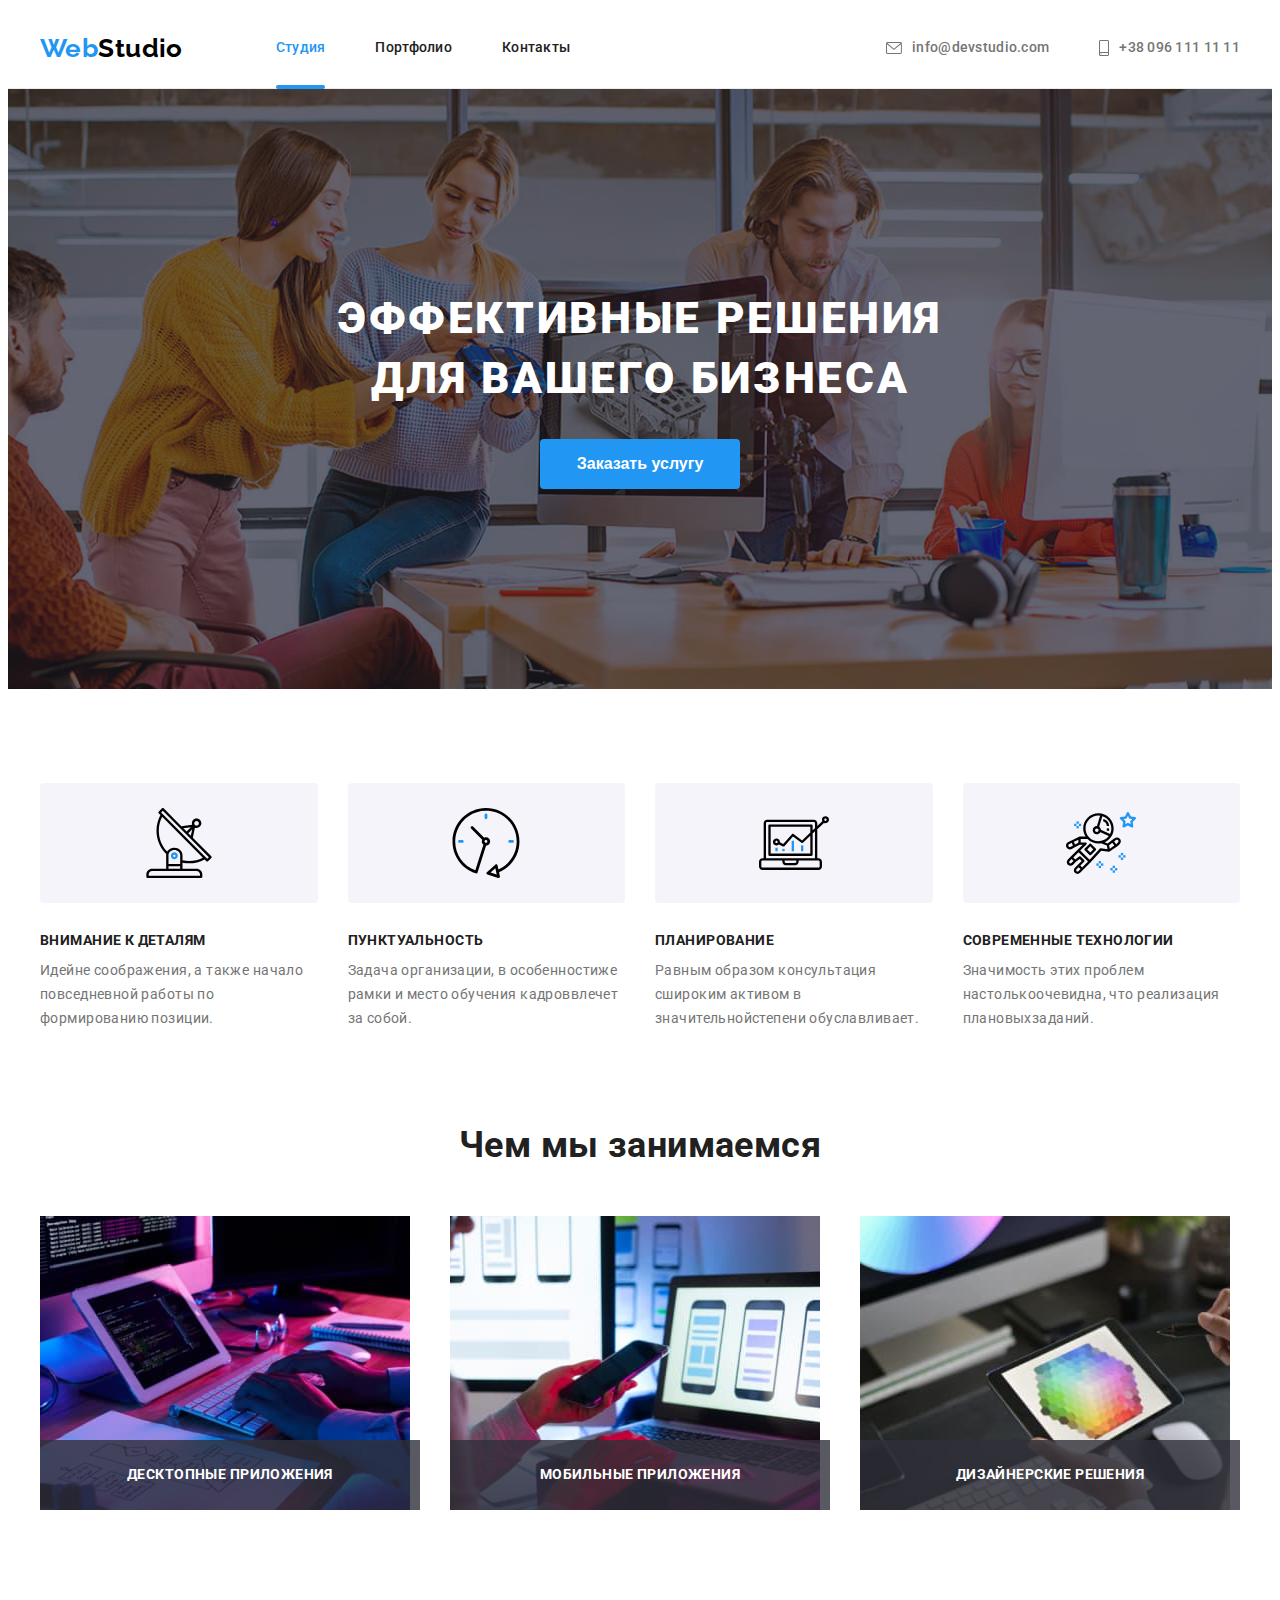
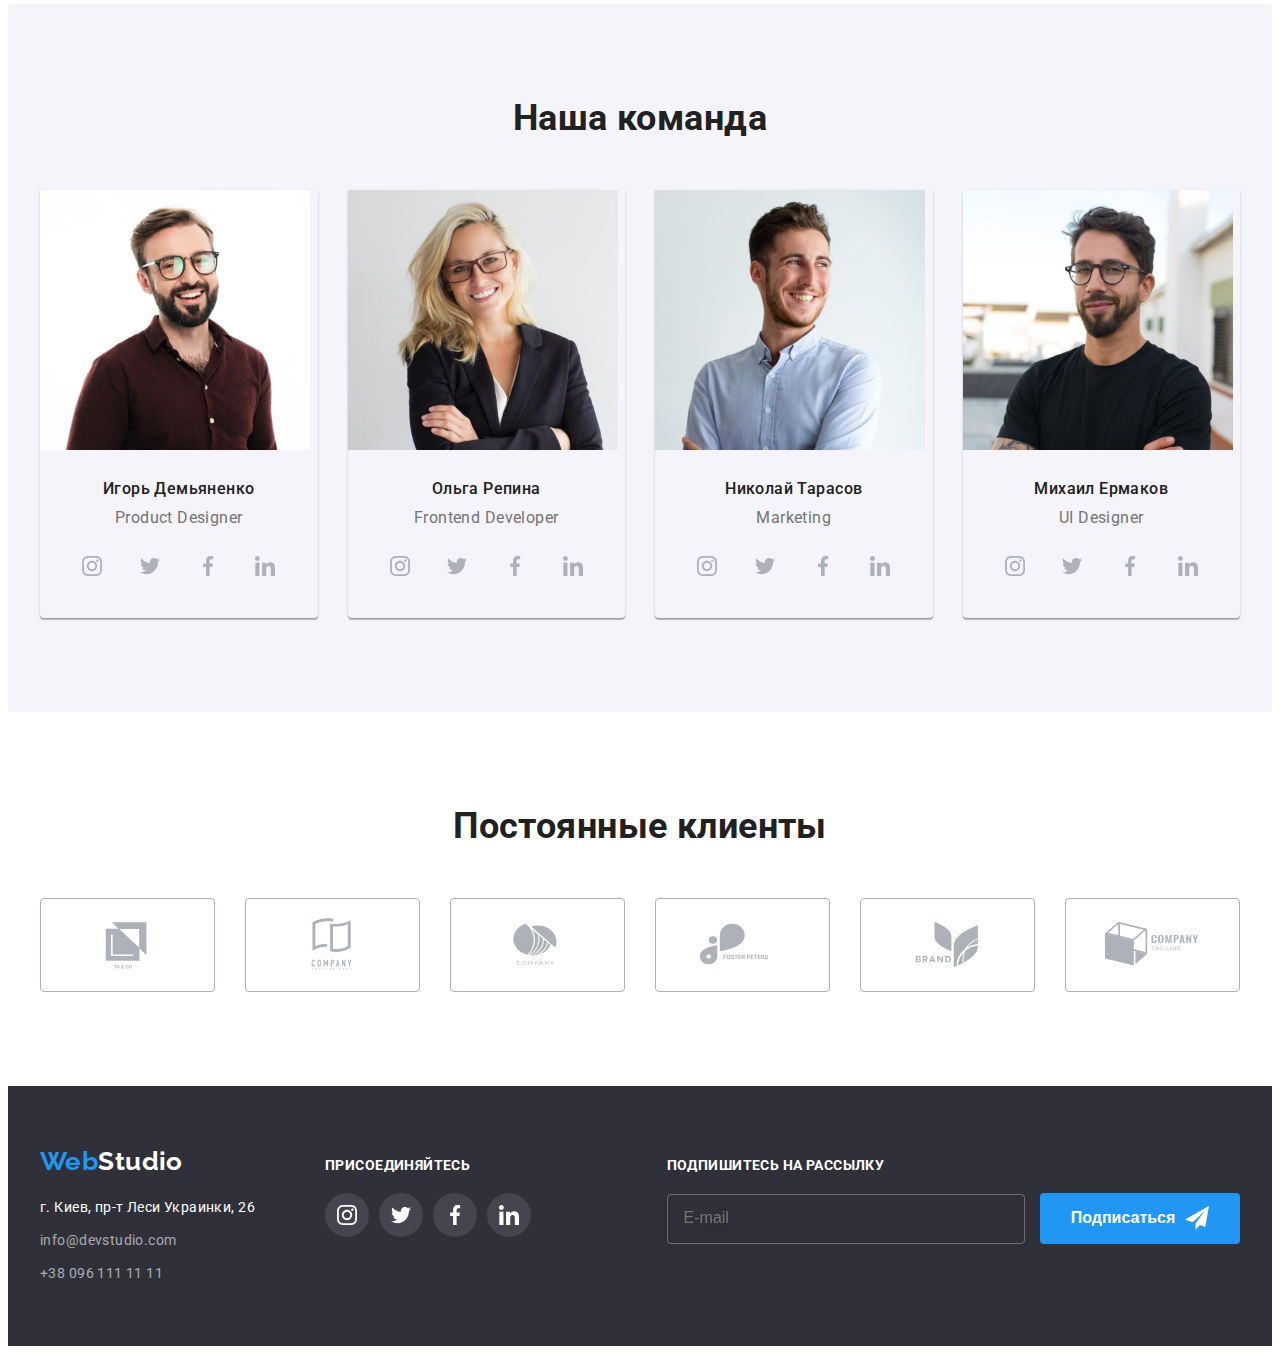
<file: index.html>
<!DOCTYPE html>
<html lang="ru">
  <head>
    <meta charset="UTF-8" />
    <meta http-equiv="X-UA-Compatible" content="IE=edge" />
    <meta name="viewport" content="width=device-width, initial-scale=1.0" />
    <title>WebStudio</title>
    <link rel="preconnect" href="https://fonts.googleapis.com" />
    <link rel="preconnect" href="https://fonts.gstatic.com" crossorigin />
    <link
      href="https://fonts.googleapis.com/css2?family=Raleway:wght@700&family=Roboto:wght@400;500;700;900&display=swap"
      rel="stylesheet"
    />
    <link
      rel="stylesheet"
      href="https://cdnjs.cloudflare.com/ajax/libs/modern-normalize/1.1.0/modern-normalize.min.css"
      integrity="sha512-wpPYUAdjBVSE4KJnH1VR1HeZfpl1ub8YT/NKx4PuQ5NmX2tKuGu6U/JRp5y+Y8XG2tV+wKQpNHVUX03MfMFn9Q=="
      crossorigin="anonymous"
      referrerpolicy="no-referrer"
    />
    <link rel="stylesheet" href="./styles/main.css" />
  </head>
  <body>
    <header class="header">
      <div class="header-container container">
        <a class="link logo" href="" lang="en">Web<span class="logo-black">Studio</span></a>
        <nav class="main-nav">
          <ul class="nav-list list">
            <li class="nav-list-item">
              <a class="active-link header-link link" href="./index.html">Студия</a>
            </li>
            <li class="nav-list-item">
              <a class="header-link link" href="./portfolio.html">Портфолио</a>
            </li>
            <li class="nav-list-item"><a class="header-link link" href="">Контакты</a></li>
          </ul>
        </nav>
        <ul class="header-address-list list">
          <li class="header-address-item">
            <a class="header-link link" lang="en" href="mailto:info@devstudio.com">
              <svg class="header-address-icon" width="16" height="12">
                <use href="./images/sprite.svg#icon-envelope"></use>
              </svg>
              info@devstudio.com</a
            >
          </li>
          <li class="header-address-item">
            <a class="header-link link" href="tel:+380961111111">
              <svg class="header-address-icon" width="10" height="16">
                <use href="./images/sprite.svg#icon-smartphone"></use>
              </svg>
              +38 096 111 11 11</a
            >
          </li>
        </ul>
      </div>
    </header>
    <main>
      <section class="hero">
        <div class="container">
          <h1 class="main-title">Эффективные решения для вашего бизнеса</h1>
          <button data-modal-open class="main-button" type="button">Заказать услугу</button>
          <div data-modal class="back-drop is-hidden">
            <div class="modal">
              <p class="modal-title">Оставьте свои данные, мы вам перезвоним</p>
              <button class="modal-close-btn" data-modal-close type="button">
                <svg class="modal-close-svg" height="18px" width="18px">
                  <use href="./images/sprite.svg#icon-close"></use>
                </svg>
              </button>
              <form>
                <label class="modal-label">
                  <span class="modal-label-text">Имя</span>
                  <span class="modal-contact-wrapper">
                    <input class="modal-contact-field" required name="user-name" type="text" />
                    <svg class="modal-contact-svg" width="12" height="12">
                      <use href="./images/sprite.svg#user-form-logo"></use>
                    </svg>
                  </span>
                </label>
                <label class="modal-label">
                  <span class="modal-label-text">Телефон</span>
                  <span class="modal-contact-wrapper">
                    <input class="modal-contact-field" required name="user-tel" type="tel" />
                    <svg class="modal-contact-svg" width="13" height="13">
                      <use href="./images/sprite.svg#tel-form-logo"></use>
                    </svg>
                  </span>
                </label>
                <label class="modal-label">
                  <span class="modal-label-text">Почта</span>
                  <span class="modal-contact-wrapper">
                    <input class="modal-contact-field" required name="user-email" type="email" />
                    <svg class="modal-contact-svg" width="15" height="12">
                      <use href="./images/sprite.svg#email-form-logo"></use>
                    </svg>
                  </span>
                </label>
                <label class="modal-textarea-label modal-label">
                  <span class="modal-label-text">Комментарий</span>
                  <textarea
                    class="modal-contact-area modal-contact-field"
                    name="user-comment"
                    placeholder="Введите текст"
                  ></textarea>
                </label>
                <div class="policy-checkbox-wrapper">
                  <input
                    class="visually-hidden policy-checkbox"
                    type="checkbox"
                    required
                    name="policy-agreement"
                    id="policy-checkbox"
                  />
                  <label class="policy-checkbox-label" for="policy-checkbox">
                    Соглашаюсь с рассылкой и принимаю&nbsp;<a class="policy-link link" href=""
                      >Условия договора</a
                    >
                  </label>
                </div>
                <button class="main-button" type="submit">Отправить</button>
              </form>
            </div>
          </div>
        </div>
      </section>
      <section class="advantages section">
        <div class="container">
          <h2 class="visually-hidden">Преимущества</h2>
          <!--тег спрятан-->
          <ul class="card-set list">
            <li class="card-set-item">
              <div class="advantages-thumb">
                <svg class="advantages-img" width="70" height="70">
                  <use href="./images/sprite.svg#icon-antenna-1"></use>
                </svg>
              </div>
              <h3 class="advantage-title">Внимание к деталям</h3>
              <p>Идейне соображения, а также начало повседневной работы по формированию позиции.</p>
            </li>
            <li class="card-set-item">
              <div class="advantages-thumb">
                <svg class="advantages-img" width="70" height="70">
                  <use href="./images/sprite.svg#icon-clock-1"></use>
                </svg>
              </div>
              <h3 class="advantage-title">Пунктуальность</h3>
              <p>
                Задача организации, в особенностиже рамки и место обучения кадроввлечет за собой.
              </p>
            </li>
            <li class="card-set-item">
              <div class="advantages-thumb">
                <svg class="advantages-img" width="70" height="70">
                  <use href="./images/sprite.svg#icon-diagram-1"></use>
                </svg>
              </div>
              <h3 class="advantage-title">Планирование</h3>
              <p>
                Равным образом консультация сшироким активом в значительнойстепени обуславливает.
              </p>
            </li>
            <li class="card-set-item">
              <div class="advantages-thumb">
                <svg class="advantages-img" width="70" height="70">
                  <use href="./images/sprite.svg#icon-astronaut-1"></use>
                </svg>
              </div>
              <h3 class="advantage-title">Современные технологии</h3>
              <p>Значимость этих проблем настолькоочевидна, что реализация плановыхзаданий.</p>
            </li>
          </ul>
        </div>
      </section>
      <section class="services section">
        <div class="container">
          <h2 class="title">Чем мы занимаемся</h2>
          <ul class="card-set list">
            <li class="card-set-item service-item">
              <div class="service-img">
                <img width="370" src="./images/index/services/img.jpg" alt="компьютер" />
                <p class="service-description">Десктопные приложения</p>
              </div>
            </li>
            <li class="card-set-item service-item">
              <div class="service-img">
                <img width="370" src="./images/index/services/img-1.jpg" alt="телефон" />
                <p class="service-description">Мобильные приложения</p>
              </div>
            </li>
            <li class="card-set-item service-item">
              <div class="service-img">
                <img width="370" src="./images/index/services/img-2.jpg" alt="подбор цвета" />
                <p class="service-description">Дизайнерские решения</p>
              </div>
            </li>
          </ul>
        </div>
      </section>
      <section class="team section">
        <div class="container">
          <h2 class="title">Наша команда</h2>
          <ul class="card-set list">
            <li class="team-item card-set-item">
              <img width="270" src="./images/index/team/people/img.jpg" alt="мужчина" />
              <div class="team-member-description">
                <h3 class="team-member-name">Игорь Демьяненко</h3>
                <p class="team-member-position" lang="en">Product Designer</p>
                <ul class="soc-links-list list">
                  <li class="soc-link-item">
                    <a
                      class="soc-link link"
                      rel="noopener noreferrer nofollow"
                      target="_blank"
                      href=""
                    >
                      <svg class="team-member-svg" width="20" height="20">
                        <use href="./images/sprite.svg#icon-instagram-2"></use>
                      </svg>
                    </a>
                  </li>
                  <li class="soc-link-item">
                    <a
                      class="soc-link link"
                      rel="noopener noreferrer nofollow"
                      target="_blank"
                      href=""
                    >
                      <svg class="team-member-svg" width="20" height="20">
                        <use href="./images/sprite.svg#icon-twitter-1"></use>
                      </svg>
                    </a>
                  </li>
                  <li class="soc-link-item">
                    <a
                      class="soc-link link"
                      rel="noopener noreferrer nofollow"
                      target="_blank"
                      href=""
                    >
                      <svg class="team-member-svg" width="20" height="20">
                        <use href="./images/sprite.svg#icon-facebook-1"></use>
                      </svg>
                    </a>
                  </li>
                  <li class="soc-link-item">
                    <a
                      class="soc-link link"
                      rel="noopener noreferrer nofollow"
                      target="_blank"
                      href=""
                    >
                      <svg class="team-member-svg" width="20" height="20">
                        <use href="./images/sprite.svg#icon-linkedin-1"></use>
                      </svg>
                    </a>
                  </li>
                </ul>
              </div>
            </li>
            <li class="team-item card-set-item">
              <img width="270" src="./images/index/team/people/img-1.jpg" alt="женщина" />
              <div class="team-member-description">
                <h3 class="team-member-name">Ольга Репина</h3>
                <p class="team-member-position" lang="en">Frontend Developer</p>
                <ul class="soc-links-list list">
                  <li class="soc-link-item">
                    <a
                      class="soc-link link"
                      rel="noopener noreferrer nofollow"
                      target="_blank"
                      href=""
                    >
                      <svg class="team-member-svg" width="20" height="20">
                        <use href="./images/sprite.svg#icon-instagram-2"></use>
                      </svg>
                    </a>
                  </li>
                  <li class="soc-link-item">
                    <a
                      class="soc-link link"
                      rel="noopener noreferrer nofollow"
                      target="_blank"
                      href=""
                    >
                      <svg class="team-member-svg" width="20" height="20">
                        <use href="./images/sprite.svg#icon-twitter-1"></use>
                      </svg>
                    </a>
                  </li>
                  <li class="soc-link-item">
                    <a
                      class="soc-link link"
                      rel="noopener noreferrer nofollow"
                      target="_blank"
                      href=""
                    >
                      <svg class="team-member-svg" width="20" height="20">
                        <use href="./images/sprite.svg#icon-facebook-1"></use>
                      </svg>
                    </a>
                  </li>
                  <li class="soc-link-item">
                    <a
                      class="soc-link link"
                      rel="noopener noreferrer nofollow"
                      target="_blank"
                      href=""
                    >
                      <svg class="team-member-svg" width="20" height="20">
                        <use href="./images/sprite.svg#icon-linkedin-1"></use>
                      </svg>
                    </a>
                  </li>
                </ul>
              </div>
            </li>
            <li class="team-item card-set-item">
              <img width="270" src="./images/index/team/people/img-2.jpg" alt="мужчина" />
              <div class="team-member-description">
                <h3 class="team-member-name">Николай Тарасов</h3>
                <p class="team-member-position" lang="en">Marketing</p>
                <ul class="soc-links-list list">
                  <li class="soc-link-item">
                    <a
                      class="soc-link link"
                      rel="noopener noreferrer nofollow"
                      target="_blank"
                      href=""
                    >
                      <svg class="team-member-svg" width="20" height="20">
                        <use href="./images/sprite.svg#icon-instagram-2"></use>
                      </svg>
                    </a>
                  </li>
                  <li class="soc-link-item">
                    <a
                      class="soc-link link"
                      rel="noopener noreferrer nofollow"
                      target="_blank"
                      href=""
                    >
                      <svg class="team-member-svg" width="20" height="20">
                        <use href="./images/sprite.svg#icon-twitter-1"></use>
                      </svg>
                    </a>
                  </li>
                  <li class="soc-link-item">
                    <a
                      class="soc-link link"
                      rel="noopener noreferrer nofollow"
                      target="_blank"
                      href=""
                    >
                      <svg class="team-member-svg" width="20" height="20">
                        <use href="./images/sprite.svg#icon-facebook-1"></use>
                      </svg>
                    </a>
                  </li>
                  <li class="soc-link-item">
                    <a
                      class="soc-link link"
                      rel="noopener noreferrer nofollow"
                      target="_blank"
                      href=""
                    >
                      <svg class="team-member-svg" width="20" height="20">
                        <use href="./images/sprite.svg#icon-linkedin-1"></use>
                      </svg>
                    </a>
                  </li>
                </ul>
              </div>
            </li>
            <li class="team-item card-set-item">
              <img width="270" src="./images/index/team/people/img-3.jpg" alt="мужчина" />
              <div class="team-member-description">
                <h3 class="team-member-name">Михаил Ермаков</h3>
                <p class="team-member-position" lang="en">UI Designer</p>
                <ul class="soc-links-list list">
                  <li class="soc-link-item">
                    <a
                      class="soc-link link"
                      rel="noopener noreferrer nofollow"
                      target="_blank"
                      href=""
                    >
                      <svg class="team-member-svg" width="20" height="20">
                        <use href="./images/sprite.svg#icon-instagram-2"></use>
                      </svg>
                    </a>
                  </li>
                  <li class="soc-link-item">
                    <a
                      class="soc-link link"
                      rel="noopener noreferrer nofollow"
                      target="_blank"
                      href=""
                    >
                      <svg class="team-member-svg" width="20" height="20">
                        <use href="./images/sprite.svg#icon-twitter-1"></use>
                      </svg>
                    </a>
                  </li>
                  <li class="soc-link-item">
                    <a
                      class="soc-link link"
                      rel="noopener noreferrer nofollow"
                      target="_blank"
                      href=""
                    >
                      <svg class="team-member-svg" width="20" height="20">
                        <use href="./images/sprite.svg#icon-facebook-1"></use>
                      </svg>
                    </a>
                  </li>
                  <li class="soc-link-item">
                    <a
                      class="soc-link link"
                      rel="noopener noreferrer nofollow"
                      target="_blank"
                      href=""
                    >
                      <svg class="team-member-svg" width="20" height="20">
                        <use href="./images/sprite.svg#icon-linkedin-1"></use>
                      </svg>
                    </a>
                  </li>
                </ul>
              </div>
            </li>
          </ul>
        </div>
      </section>
      <section class="customers section">
        <div class="container">
          <h2 class="title">Постоянные клиенты</h2>
          <ul class="card-set customers-list list">
            <li class="card-set-item customers-item">
              <a
                href=""
                rel="noopener noreferrer nofollow"
                target="_blank"
                class="customer-link link"
              >
                <svg class="customer-svg" width="106" height="60">
                  <use href="./images/sprite.svg#icon-Logo"></use>
                </svg>
              </a>
            </li>
            <li class="card-set-item customers-item">
              <a
                href=""
                rel="noopener noreferrer nofollow"
                target="_blank"
                class="customer-link link"
              >
                <svg class="customer-svg" width="106" height="60">
                  <use href="./images/sprite.svg#icon-Logo-1"></use>
                </svg>
              </a>
            </li>
            <li class="card-set-item customers-item">
              <a
                href=""
                rel="noopener noreferrer nofollow"
                target="_blank"
                class="customer-link link"
              >
                <svg class="customer-svg" width="106" height="60">
                  <use href="./images/sprite.svg#icon-Logo-2"></use>
                </svg>
              </a>
            </li>
            <li class="card-set-item customers-item">
              <a
                href=""
                rel="noopener noreferrer nofollow"
                target="_blank"
                class="customer-link link"
              >
                <svg class="customer-svg" width="106" height="60">
                  <use href="./images/sprite.svg#icon-Logo-3"></use>
                </svg>
              </a>
            </li>
            <li class="card-set-item customers-item">
              <a
                href=""
                rel="noopener noreferrer nofollow"
                target="_blank"
                class="customer-link link"
              >
                <svg class="customer-svg" width="106" height="60">
                  <use href="./images/sprite.svg#icon-Logo-4"></use>
                </svg>
              </a>
            </li>
            <li class="card-set-item customers-item">
              <a
                href=""
                rel="noopener noreferrer nofollow"
                target="_blank"
                class="customer-link link"
              >
                <svg class="customer-svg" width="106" height="60">
                  <use href="./images/sprite.svg#icon-Logo-5"></use>
                </svg>
              </a>
            </li>
          </ul>
        </div>
      </section>
    </main>
    <footer class="footer">
      <div class="footer-container container">
        <div class="footer-item">
          <a class="logo-footer logo link" href="" lang="en"
            >Web<span class="logo-white">Studio</span></a
          >
          <address class="address">
            <a
              class="location footer-address-link link"
              href="https://goo.gl/maps/g2zWgCWJMkvT7kyo8"
              rel="noopener noreferrer nofollow"
              target="_blank"
            >
              г. Киев, пр-т Леси Украинки, 26
            </a>
            <ul class="list">
              <li class="footer-address-item" lang="en">
                <a
                  class="footer-address-link link footer-email-address"
                  href="mailto:info@devstudio.com"
                  >info@devstudio.com</a
                >
              </li>
              <li class="footer-address-item">
                <a class="footer-address-link link footer-phone-number" href="tel:+380961111111"
                  >+38 096 111 11 11</a
                >
              </li>
            </ul>
          </address>
        </div>
        <div class="footer-item">
          <h3 class="footer-title">Присоединяйтесь</h3>
          <ul class="soc-links-list list">
            <li class="soc-link-item">
              <a
                class="footer-link link soc-link"
                rel="noopener noreferrer nofollow"
                target="_blank"
                href=""
              >
                <svg class="footer-svg" width="20" height="20">
                  <use href="./images/sprite.svg#icon-instagram-2"></use>
                </svg>
              </a>
            </li>
            <li class="soc-link-item">
              <a
                class="footer-link link soc-link"
                rel="noopener noreferrer nofollow"
                target="_blank"
                href=""
              >
                <svg class="footer-svg" width="20" height="20">
                  <use href="./images/sprite.svg#icon-twitter-1"></use>
                </svg>
              </a>
            </li>
            <li class="soc-link-item">
              <a
                class="footer-link link soc-link"
                rel="noopener noreferrer nofollow"
                target="_blank"
                href=""
              >
                <svg class="footer-svg" width="20" height="20">
                  <use href="./images/sprite.svg#icon-facebook-1"></use>
                </svg>
              </a>
            </li>
            <li class="soc-link-item">
              <a
                class="footer-link link soc-link"
                rel="noopener noreferrer nofollow"
                target="_blank"
                href=""
              >
                <svg class="footer-svg" width="20" height="20">
                  <use href="./images/sprite.svg#icon-linkedin-1"></use>
                </svg>
              </a>
            </li>
          </ul>
        </div>
        <div class="footer-item">
          <form>
            <p class="footer-title">Подпишитесь на рассылку</p>
            <input class="footer-input" placeholder="E-mail" name="user-email" type="email" />
            <button class="footer-subscribe-button main-button" type="submit">
              <span class="subscribe-button">Подписаться</span>
            </button>
          </form>
        </div>
      </div>
    </footer>
    <script src="./js/modal.js"></script>
  </body>
</html>
</file>
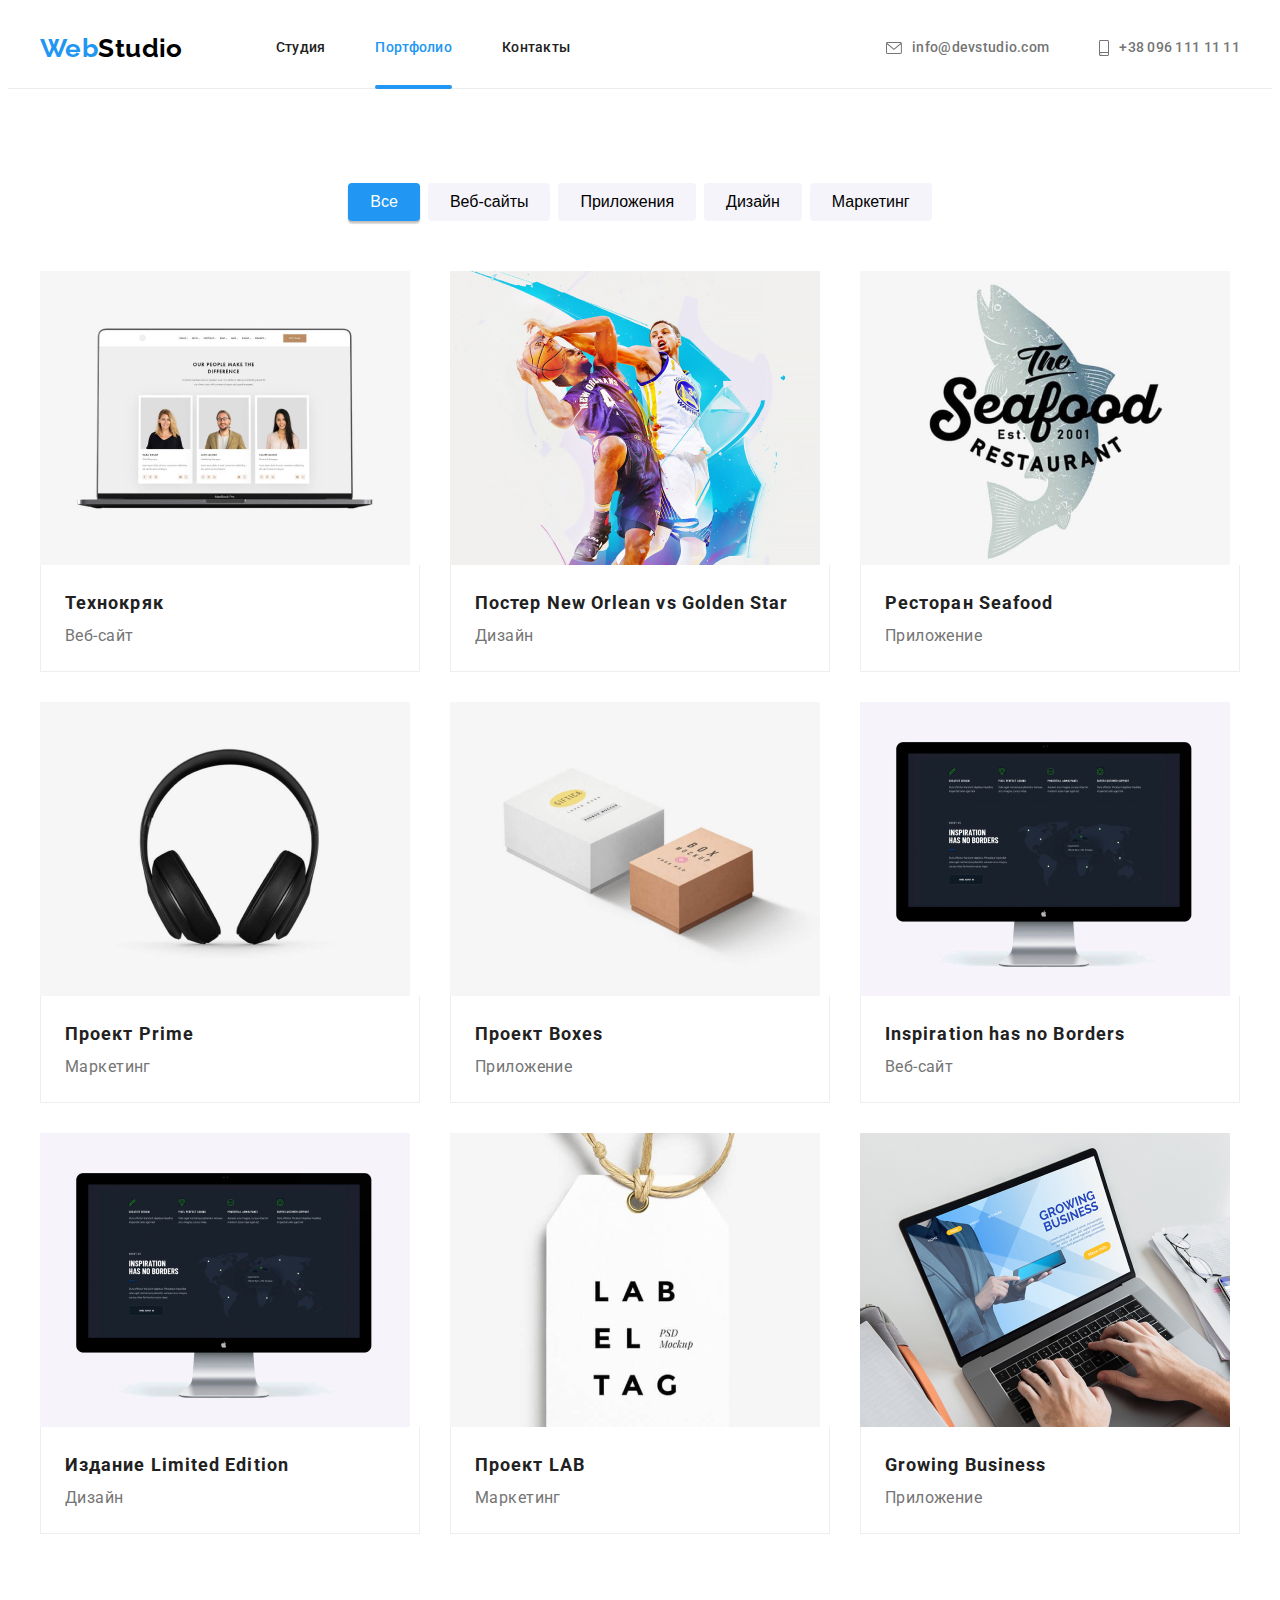
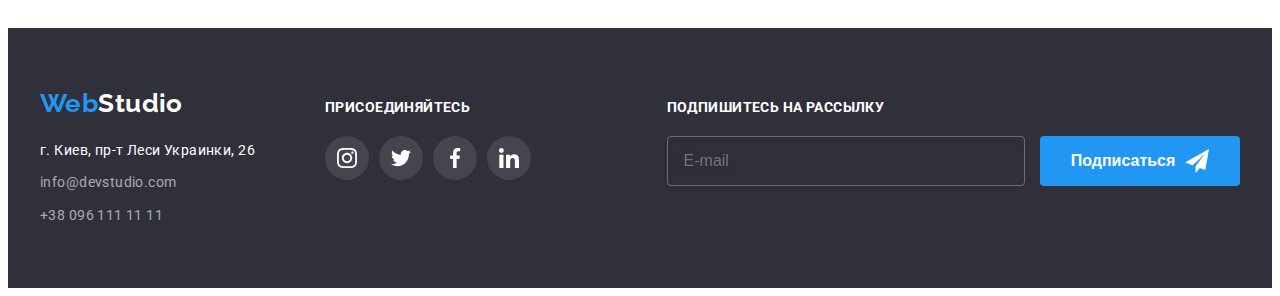
<file: portfolio.html>
<!DOCTYPE html>
<html lang="ru">
  <head>
    <meta charset="UTF-8" />
    <meta http-equiv="X-UA-Compatible" content="IE=edge" />
    <meta name="viewport" content="width=device-width, initial-scale=1.0" />
    <title>WebStudio</title>
    <link rel="preconnect" href="https://fonts.googleapis.com" />
    <link rel="preconnect" href="https://fonts.gstatic.com" crossorigin />
    <link
      href="https://fonts.googleapis.com/css2?family=Raleway:wght@700&family=Roboto:wght@400;500;700&display=swap"
      rel="stylesheet"
    />
    <link
      rel="stylesheet"
      href="https://cdnjs.cloudflare.com/ajax/libs/modern-normalize/1.1.0/modern-normalize.min.css"
      integrity="sha512-wpPYUAdjBVSE4KJnH1VR1HeZfpl1ub8YT/NKx4PuQ5NmX2tKuGu6U/JRp5y+Y8XG2tV+wKQpNHVUX03MfMFn9Q=="
      crossorigin="anonymous"
      referrerpolicy="no-referrer"
    />
    <link rel="stylesheet" href="./styles/main.css" />
  </head>
  <body>
    <header class="header">
      <div class="header-container container">
        <a class="link logo" href="" lang="en">Web<span class="logo-black">Studio</span></a>
        <nav class="main-nav">
          <ul class="nav-list list">
            <li class="nav-list-item">
              <a class="header-link link" href="./index.html">Студия</a>
            </li>
            <li class="nav-list-item">
              <a class="active-link header-link link" href="./portfolio.html">Портфолио</a>
            </li>
            <li class="nav-list-item"><a class="header-link link" href="">Контакты</a></li>
          </ul>
        </nav>
        <ul class="header-address-list list">
          <li class="header-address-item">
            <a class="header-link link" lang="en" href="mailto:info@devstudio.com">
              <svg class="header-address-icon" width="16" height="12">
                <use href="./images/sprite.svg#icon-envelope"></use>
              </svg>
              info@devstudio.com</a
            >
          </li>
          <li class="header-address-item">
            <a class="header-link link" href="tel:+380961111111">
              <svg class="header-address-icon" width="10" height="16">
                <use href="./images/sprite.svg#icon-smartphone"></use>
              </svg>
              +38 096 111 11 11</a
            >
          </li>
        </ul>
      </div>
    </header>
    <main>
      <section class="examples">
        <div class="container">
          <h1 class="visually-hidden">Примеры работ</h1>
          <!--заголовок спрятан-->
          <ul class="examples-btns-list list">
            <li class="example-btn-item">
              <button class="active-btn example-btn" type="button">Все</button>
            </li>
            <li class="example-btn-item">
              <button class="example-btn" type="button">Веб-сайты</button>
            </li>
            <li class="example-btn-item">
              <button class="example-btn" type="button">Приложения</button>
            </li>
            <li class="example-btn-item">
              <button class="example-btn" type="button">Дизайн</button>
            </li>
            <li class="example-btn-item">
              <button class="example-btn" type="button">Маркетинг</button>
            </li>
          </ul>
          <ul class="card-set list">
            <li class="examples-link-item card-set-item">
              <a
                class="example-link link"
                href=""
                rel="noopener noreferrer nofollow"
                target="_blank"
              >
                <div class="example-overline-box">
                  <img width="370" src="./images/parfolio/img.jpg" alt="сайт - 'Техноряк'" />
                  <p class="example-overline">
                    Ресурс предлагает комплексные предложения с разным уровнем функционала и
                    сервисов. Все это позволит посетителю получить исчерпывающие сведения о компании
                    или частном лице.
                  </p>
                </div>
                <div class="example-description">
                  <h2 class="example-name">Технокряк</h2>
                  <p class="example-type">Веб-сайт</p>
                </div>
              </a>
            </li>
            <li class="examples-link-item card-set-item">
              <a
                class="example-link link"
                href=""
                rel="noopener noreferrer nofollow"
                target="_blank"
              >
                <div class="example-overline-box">
                  <img
                    width="370"
                    src="./images/parfolio/img-1.jpg"
                    alt="дизайн постера - 'New Orlean vs Golden Star'"
                  />
                  <p class="example-overline">
                    Ресурс предлагает комплексные предложения с разным уровнем функционала и
                    сервисов. Все это позволит посетителю получить исчерпывающие сведения о компании
                    или частном лице.
                  </p>
                </div>
                <div class="example-description">
                  <h2 class="example-name">
                    Постер <span lang="en">New Orlean vs Golden Star</span>
                  </h2>
                  <p class="example-type">Дизайн</p>
                </div>
              </a>
            </li>
            <li class="examples-link-item card-set-item">
              <a
                class="example-link link"
                href=""
                rel="noopener noreferrer nofollow"
                target="_blank"
              >
                <div class="example-overline-box">
                  <img
                    width="370"
                    src="./images/parfolio/img-2.jpg"
                    alt="приложение - 'Ресторан Seafood'"
                  />
                  <p class="example-overline">
                    Ресурс предлагает комплексные предложения с разным уровнем функционала и
                    сервисов. Все это позволит посетителю получить исчерпывающие сведения о компании
                    или частном лице.
                  </p>
                </div>
                <div class="example-description">
                  <h2 class="example-name">Ресторан <span lang="en">Seafood</span></h2>
                  <p class="example-type">Приложение</p>
                </div>
              </a>
            </li>
            <li class="examples-link-item card-set-item">
              <a
                class="example-link link"
                href=""
                rel="noopener noreferrer nofollow"
                target="_blank"
              >
                <div class="example-overline-box">
                  <img width="370" src="./images/parfolio/img-3.jpg" alt="проект - 'Prime'" />
                  <p class="example-overline">
                    Ресурс предлагает комплексные предложения с разным уровнем функционала и
                    сервисов. Все это позволит посетителю получить исчерпывающие сведения о компании
                    или частном лице.
                  </p>
                </div>
                <div class="example-description">
                  <h2 class="example-name">Проект <span lang="en">Prime</span></h2>
                  <p class="example-type">Маркетинг</p>
                </div>
              </a>
            </li>
            <li class="examples-link-item card-set-item">
              <a
                class="example-link link"
                href=""
                rel="noopener noreferrer nofollow"
                target="_blank"
              >
                <div class="example-overline-box">
                  <img width="370" src="./images/parfolio/img-4.jpg" alt="проект - 'Boxes'" />
                  <p class="example-overline">
                    Ресурс предлагает комплексные предложения с разным уровнем функционала и
                    сервисов. Все это позволит посетителю получить исчерпывающие сведения о компании
                    или частном лице.
                  </p>
                </div>
                <div class="example-description">
                  <h2 class="example-name">Проект <span lang="en">Boxes</span></h2>
                  <p class="example-type">Приложение</p>
                </div>
              </a>
            </li>
            <li class="examples-link-item card-set-item">
              <a
                class="example-link link"
                href=""
                rel="noopener noreferrer nofollow"
                target="_blank"
              >
                <div class="example-overline-box">
                  <img
                    width="370"
                    src="./images/parfolio/img-5.jpg"
                    alt="сайт - 'Inspiration has no Borders'"
                  />
                  <p class="example-overline">
                    Ресурс предлагает комплексные предложения с разным уровнем функционала и
                    сервисов. Все это позволит посетителю получить исчерпывающие сведения о компании
                    или частном лице.
                  </p>
                </div>
                <div class="example-description">
                  <h2 lang="en" class="example-name">Inspiration has no Borders</h2>
                  <p class="example-type">Веб-сайт</p>
                </div>
              </a>
            </li>
            <li class="examples-link-item card-set-item">
              <a
                class="example-link link"
                href=""
                rel="noopener noreferrer nofollow"
                target="_blank"
              >
                <div class="example-overline-box">
                  <img
                    width="370"
                    src="./images/parfolio/img-5.jpg"
                    alt="сайт - 'Inspiration has no Borders'"
                  />
                  <p class="example-overline">
                    Ресурс предлагает комплексные предложения с разным уровнем функционала и
                    сервисов. Все это позволит посетителю получить исчерпывающие сведения о компании
                    или частном лице.
                  </p>
                </div>
                <div class="example-description">
                  <h2 class="example-name">Издание <span lang="en">Limited Edition</span></h2>
                  <p class="example-type">Дизайн</p>
                </div>
              </a>
            </li>
            <li class="examples-link-item card-set-item">
              <a
                class="example-link link"
                href=""
                rel="noopener noreferrer nofollow"
                target="_blank"
              >
                <div class="example-overline-box">
                  <img width="370" src="./images/parfolio/img-7.jpg" alt="проект 'LAB'" />
                  <p class="example-overline">
                    Ресурс предлагает комплексные предложения с разным уровнем функционала и
                    сервисов. Все это позволит посетителю получить исчерпывающие сведения о компании
                    или частном лице.
                  </p>
                </div>
                <div class="example-description">
                  <h2 class="example-name">Проект <span lang="en">LAB</span></h2>
                  <p class="example-type">Маркетинг</p>
                </div>
              </a>
            </li>
            <li class="examples-link-item card-set-item">
              <a
                class="example-link link"
                href=""
                rel="noopener noreferrer nofollow"
                target="_blank"
              >
                <div class="example-overline-box">
                  <img
                    width="370"
                    src="./images/parfolio/img-8.jpg"
                    alt="приложение - 'Growing Business'"
                  />
                  <p class="example-overline">
                    Ресурс предлагает комплексные предложения с разным уровнем функционала и
                    сервисов. Все это позволит посетителю получить исчерпывающие сведения о компании
                    или частном лице.
                  </p>
                </div>
                <div class="example-description">
                  <h2 lang="en" class="example-name">Growing Business</h2>
                  <p class="example-type">Приложение</p>
                </div>
              </a>
            </li>
          </ul>
        </div>
      </section>
    </main>
    <footer class="footer">
      <div class="footer-container container">
        <div class="footer-item">
          <a class="logo-footer logo link" href="" lang="en"
            >Web<span class="logo-white">Studio</span></a
          >
          <address class="address">
            <a
              class="location footer-address-link link"
              href="https://goo.gl/maps/g2zWgCWJMkvT7kyo8"
              rel="noopener noreferrer nofollow"
              target="_blank"
            >
              г. Киев, пр-т Леси Украинки, 26
            </a>
            <ul class="list">
              <li class="footer-address-item" lang="en">
                <a
                  class="footer-address-link link footer-email-address"
                  href="mailto:info@devstudio.com"
                  >info@devstudio.com</a
                >
              </li>
              <li class="footer-address-item">
                <a class="footer-address-link link footer-phone-number" href="tel:+380961111111"
                  >+38 096 111 11 11</a
                >
              </li>
            </ul>
          </address>
        </div>
        <div class="footer-item">
          <h3 class="footer-title">Присоединяйтесь</h3>
          <ul class="soc-links-list list">
            <li class="soc-link-item">
              <a
                class="footer-link link soc-link"
                rel="noopener noreferrer nofollow"
                target="_blank"
                href=""
              >
                <svg class="footer-svg" width="20" height="20">
                  <use href="./images/sprite.svg#icon-instagram-2"></use>
                </svg>
              </a>
            </li>
            <li class="soc-link-item">
              <a
                class="footer-link link soc-link"
                rel="noopener noreferrer nofollow"
                target="_blank"
                href=""
              >
                <svg class="footer-svg" width="20" height="20">
                  <use href="./images/sprite.svg#icon-twitter-1"></use>
                </svg>
              </a>
            </li>
            <li class="soc-link-item">
              <a
                class="footer-link link soc-link"
                rel="noopener noreferrer nofollow"
                target="_blank"
                href=""
              >
                <svg class="footer-svg" width="20" height="20">
                  <use href="./images/sprite.svg#icon-facebook-1"></use>
                </svg>
              </a>
            </li>
            <li class="soc-link-item">
              <a
                class="footer-link link soc-link"
                rel="noopener noreferrer nofollow"
                target="_blank"
                href=""
              >
                <svg class="footer-svg" width="20" height="20">
                  <use href="./images/sprite.svg#icon-linkedin-1"></use>
                </svg>
              </a>
            </li>
          </ul>
        </div>
        <div class="footer-item">
          <form>
            <label>
              <p class="footer-title">Подпишитесь на рассылку</p>
              <input class="footer-input" placeholder="E-mail" name="user-email" type="email" />
            </label>
            <button class="footer-subscribe-button main-button" type="submit">
              <span class="subscribe-button">Подписаться</span>
            </button>
          </form>
        </div>
      </div>
    </footer>
  </body>
</html>
</file>
<file: styles/main.css>
:root {
  --main-font: 'Roboto', sans-serif;
  --primary-brand-color: #2196f3;
  --secondary-brand-color: #2f303a;
  --complementary-color: #757575;
  --light-color: #ffffff;
  --dark-color: #212121;
  --secondary-light-color: #f5f4fa;
  --card-item: 4;
  --tertiary-light-color: #afb1b8;
  --transition-main: 250ms cubic-bezier(0.4, 0, 0.2, 1);
}
body {
  font-family: var(--main-font);
  font-style: normal;
  font-size: 14px;
  line-height: 1.71;
  letter-spacing: 0.03em;
  color: var(--complementary-color);
}
h1,
h2,
h3,
h4,
p {
  margin-top: 0;
  margin-bottom: 0;
}
ul,
ol {
  margin-top: 0;
  margin-bottom: 0;
  padding-left: 0;
}
img {
  display: block;
  max-width: 100%;
  height: auto;
}
.list {
  list-style: none;
}
.link {
  text-decoration: none;
  color: inherit;
}
.title {
  margin-bottom: 50px;
  text-align: center;
  font-weight: 700;
  font-size: 36px;
  line-height: 1.16;
  color: var(--dark-color);
}
address {
  font-style: normal;
}
.container {
  width: 1200px;
  margin-left: auto;
  margin-right: auto;
  padding-left: 15px;
  padding-right: 15px;
}
.section {
  padding-top: 94px;
  padding-bottom: 94px;
}
.advantages {
  padding-bottom: 0;
}
.visually-hidden {
  position: absolute;
  width: 1px;
  height: 1px;
  margin: -1px;
  padding: 0;
  overflow: hidden;
  bottom: 0;
  clip: rect(0 0 0 0);
}
.soc-link {
  display: flex;
  align-items: center;
  justify-content: center;
  height: 44px;
  width: 44px;
  border-radius: 50%;
  cursor: pointer;
  transition: color var(--transition-main), background-color var(--transition-main);
}
.soc-link:hover,
.soc-link:focus {
  background-color: var(--primary-brand-color);
  color: var(--light-color);
}
.soc-link-item + .soc-link-item {
  margin-left: 10px;
}
.soc-links-list {
  display: flex;
  justify-content: space-between;
  color: var(--tertiary-light-color);
}
/* общие настройки */
.header {
  border-bottom: 1px solid #ececec;
}
.header-container {
  display: flex;
  align-items: center;
}
.logo {
  font-family: 'Raleway', sans-serif;
  font-weight: 700;
  font-size: 26px;
  line-height: 1.19;
  color: var(--primary-brand-color);
}
.logo-black {
  color: #000000;
}
.logo-white {
  color: var(--light-color);
}
.main-nav {
  margin-left: 93px;
}
.nav-list {
  display: flex;
  color: var(--dark-color);
}
.nav-list-item:not(:last-child) {
  margin-right: 50px;
}
.header-link {
  display: flex;
  align-items: center;
  padding: 32px 0;
  font-weight: 500;
  line-height: 1.14;
  letter-spacing: 0.02em;
  transition: color var(--transition-main);
}
.header-link:hover,
.header-link:focus {
  color: var(--primary-brand-color);
}
.active-link {
  color: var(--primary-brand-color);
  position: relative;
}
.active-link::after {
  position: absolute;
  bottom: -1px;
  content: '';
  width: 100%;
  height: 4px;
  background: var(--primary-brand-color);
  border-radius: 2px;
}
.header-address-list {
  display: flex;
  flex-direction: row;
  margin-left: auto;
}
.header-address-item:not(:last-child) {
  margin-right: 50px;
}
.header-address-icon {
  margin-right: 10px;
  fill: currentColor;
}
/* header */
.hero {
  max-width: 1600px;
  margin: 0 auto;
  padding-top: 200px;
  padding-bottom: 200px;
  background-image: linear-gradient(rgba(47, 48, 58, 0.4), rgba(47, 48, 58, 0.4)),
    url('../images/index/hero/Img.jpg');
  text-align: center;
  background-color: #c4c4c4;
  background-repeat: no-repeat;
  background-size: cover;
  background-position: center;
}
.main-title {
  width: 696px;
  margin: 0 auto;
  margin-bottom: 30px;
  font-weight: 900;
  font-size: 44px;
  line-height: 1.36;
  text-align: center;
  letter-spacing: 0.06em;
  text-transform: uppercase;
  color: var(--light-color);
}
.main-button {
  min-width: 200px;
  width: min-content;
  align-self: center;
  padding: 10px 16px;
  border-radius: 4px;
  border: none;
  font-size: 16px;
  color: var(--light-color);
  background-color: var(--primary-brand-color);
  cursor: pointer;
  font-weight: 700;
  line-height: 1.88;
  transition: background-color var(--transition-main);
}
.main-button:hover,
.main-button:focus {
  background-color: #188ce8;
}
/* hero */
.card-set {
  display: flex;
  flex-wrap: wrap;
  margin-top: -30px;
  margin-left: -30px;
}
.card-set-item {
  margin-left: 30px;
  margin-top: 30px;
  flex-basis: calc(100% / var(--card-item) - 30px);
}
.advantages-thumb {
  display: flex;
  align-items: center;
  justify-content: center;
  height: 120px;
  margin-bottom: 30px;
  background: var(--secondary-light-color);
  border-radius: 4px;
}
.advantage-title {
  margin-bottom: 10px;
  font-size: 14px;
  font-weight: 700;
  line-height: 1.14;
  color: var(--dark-color);
  text-transform: uppercase;
}
.advantages-img {
  display: block;
}
/* advantages */
.service-item {
  --card-item: 3;
}
.service-img {
  position: relative;
  height: 100%;
  width: 100%;
}
.service-description {
  position: absolute;
  bottom: 0;
  padding: 27px 0;
  width: 100%;
  text-align: center;
  font-weight: 700;
  line-height: 1.14;
  text-transform: uppercase;
  color: #ffffff;
  background-color: rgba(47, 48, 58, 0.8);
}
/* services */
.team {
  background-color: #f5f4fa;
}
.team-item {
  box-shadow: 0px 1px 3px rgba(0, 0, 0, 0.12), 0px 1px 1px rgba(0, 0, 0, 0.14),
    0px 2px 1px rgba(0, 0, 0, 0.2);
  border-radius: 0px 0px 4px 4px;
}
.team-member-description {
  text-align: center;
  padding: 30px;
}
.team-member-name {
  margin-bottom: 10px;
  font-weight: 500;
  color: var(--dark-color);
}
.team-member-position {
  margin-bottom: 16px;
}
.team-member-name,
.team-member-position {
  font-size: 16px;
  line-height: 1.18;
}
.team-member-svg {
  fill: currentColor;
}
/* team */
.footer {
  background-color: var(--secondary-brand-color);
  padding: 60px 0;
}
.footer-container {
  display: flex;
  align-items: baseline;
}
.footer-item:not(:last-child) {
  margin-right: 70px;
}
.footer-item:last-child{
  margin-left: auto;
}
address {
  font-size: 14px;
  line-height: 1.7;
  letter-spacing: 0.03em;
  color: var(--light-color);
}
.logo-footer {
  margin-bottom: 20px;
  display: block;
}
.location {
  display: block;
  margin-bottom: 9px;
}
.footer-address-link {
  transition: color var(--transition-main);
}
.footer-address-link:focus,
.footer-address-link:hover {
  color: var(--primary-brand-color);
}
.footer-address-item {
  display: block;
  color: rgba(255, 255, 255, 0.6);
}
.footer-address-item:not(:last-child) {
  margin-bottom: 9px;
}
.footer-title {
  margin-bottom: 20px;
  font-weight: 700;
  line-height: 1.14;
  font-size: 14px;
  text-transform: uppercase;
  color: var(--light-color);
}
.footer-link {
  background-color: rgba(255, 255, 255, 0.1);
  color: var(--light-color);
}
.footer-svg {
  fill: currentColor;
}
.footer-input {
  width: 358px;
  height: 50px;
  padding-left: 16px;
  margin-right: 12px;
  background-color: transparent;
  border: 1px solid rgba(255, 255, 255, 0.3);
  box-sizing: border-box;
  filter: drop-shadow(0px 4px 4px rgba(0, 0, 0, 0.15));
  border-radius: 4px;
  transition: border-color var(--transition-main);
  outline: none;
  color: var(--light-color);
}
.footer-input:focus,
.footer-input:hover{
  border-color: var(--primary-brand-color);
}
.footer-input::placeholder {
  font-size: 16px;
}
.subscribe-button {
  display: flex;
  align-items: center;
  justify-content: center;
}
.subscribe-button::after {
  content: '';
  background-image: url(../images/index/footer/send-icon.png);
  height: 24px;
  width: 24px;
  margin-left: 10px;
}
/* footer */
.examples {
  padding: 94px 0;
}
.examples-btns-list {
  display: flex;
  flex-direction: row;
  justify-content: center;
  margin-bottom: 50px;
}
.example-btn-item + .example-btn-item {
  margin-left: 8px;
}
.example-btn {
  padding: 6px 22px;
  font-weight: 500;
  font-size: 16px;
  line-height: 1.62;
  text-align: center;
  cursor: pointer;
  background: #f5f4fa;
  border-radius: 4px;
  border: none;
  transition: color var(--transition-main), background-color var(--transition-main),
    box-shadow var(--transition-main);
}
.active-btn,
.example-btn:hover,
.example-btn:focus {
  background-color: var(--primary-brand-color);
  color: var(--light-color);
  box-shadow: 0px 3px 1px rgba(0, 0, 0, 0.1), 0px 1px 2px rgba(0, 0, 0, 0.08),
    0px 2px 2px rgba(0, 0, 0, 0.12);
}
.examples-link-item {
  --card-item: 3;
}
.example-link {
  display: block;
  transition: box-shadow var(--transition-main);
}
.example-link:hover,
.example-link:focus {
  box-shadow: 0px 1px 1px rgba(0, 0, 0, 0.12), 0px 4px 4px rgba(0, 0, 0, 0.06),
    1px 4px 6px rgba(0, 0, 0, 0.16);
}
.example-description {
  border-left: 1px solid #eeeeee;
  border-right: 1px solid #eeeeee;
  border-bottom: 1px solid #eeeeee;
  padding: 20px 24px;
}
.example-name {
  font-weight: 700;
  font-size: 18px;
  line-height: 2;
  letter-spacing: 0.06em;
  color: var(--dark-color);
}
.example-type {
  font-size: 16px;
  line-height: 1.87;
}
.example-overline-box {
  position: relative;
  overflow: hidden;
}
.example-overline {
  font-size: 18px;
  line-height: 1.56;
  color: #ffffff;
  background: rgba(33, 150, 243, 0.9);
  position: absolute;
  top: 0px;
  padding: 63px 24px;
  transform: translateY(100%);
  transition: transform var(--transition-main);
  overflow: auto;
}
.example-link:focus .example-overline,
.example-link:hover .example-overline {
  transform: translateY(0);
}
/* examples */
.customers-list {
  color: var(--tertiary-light-color);
}
.customer-link {
  display: flex;
  justify-content: center;
  align-items: center;
  height: 92px;
  border: 1px solid currentColor;
  border-radius: 4px;
  cursor: pointer;
  transition: color var(--transition-main);
}
.customer-link:focus,
.customer-link:hover {
  color: var(--primary-brand-color);
}
.customer-svg {
  fill: currentColor;
}
.customers-item {
  --card-item: 6;
}
/* customers */
.back-drop {
  position: fixed;
  top: 0;
  left: 0;
  height: 100vh;
  width: 100vw;
  background: rgba(0, 0, 0, 0.2);
  transition: opacity var(--transition-main), visibility var(--transition-main);
}
.is-hidden {
  opacity: 0;
  pointer-events: none;
  visibility: hidden;
}
.modal {
  position: absolute;
  top: 50%;
  left: 50%;
  transform: translate(-50%, -50%);
  display: flex;
  flex-direction: column;
  width: 528px;
  height: 581px;
  padding: 40px;
  background-color: #fff;
  box-shadow: 0px 1px 3px rgba(0, 0, 0, 0.12), 0px 1px 1px rgba(0, 0, 0, 0.14),
    0px 2px 1px rgba(0, 0, 0, 0.2);
  border-radius: 4px;
  transition: transform var(--transition-main);
  transition-duration: 450ms;
}
.back-drop.is-hidden .modal {
  transform: translate(-50%, -50%) scale(0.2) rotate(-90deg);
}
.modal-close-btn {
  position: absolute;
  right: 8px;
  top: 8px;
  display: flex;
  justify-content: center;
  align-items: center;
  width: 30px;
  height: 30px;
  cursor: pointer;
  background: #ffffff;
  border: 1px solid rgba(0, 0, 0, 0.1);
  box-sizing: border-box;
  border-radius: 50%;
  cursor: pointer;
}
.modal-close-svg {
  display: flex;
  justify-content: center;
  align-items: center;
  fill: currentColor;
  transition: color var(--transition-main);
}
.modal-close-btn:focus .modal-close-svg,
.modal-close-btn:hover .modal-close-svg {
  color: var(--primary-brand-color);
}
.modal-title {
  font-size: 20px;
  font-weight: 700;
  line-height: 1.15;
  color: var(--dark-color);
  margin-bottom: 12px;
}
.modal-label {
  display: flex;
  flex-direction: column;
  align-items: flex-start;
}
.modal-label {
  margin-bottom: 10px;
}
.modal-textarea-label {
  margin-bottom: 20px;
}
.modal-label-text {
  font-size: 12px;
  line-height: 1.16;
  letter-spacing: 0.01em;
  margin-bottom: 4px;
}
.modal-contact-field {
  border: 1px solid rgba(33, 33, 33, 0.2);
  box-sizing: border-box;
  border-radius: 4px;
  width: 100%;
  height: 40px;
  padding-left: 42px;
  outline: none;
  transition: border-color var(--transition-main);
}
.modal-contact-field::placeholder {
  font-weight: 400;
  font-size: 12px;
  line-height: 1.6;
  letter-spacing: 0.01em;
  color: rgba(117, 117, 117, 0.5);
}
.modal-contact-field:focus,
.modal-contact-field:hover {
  border-color: var(--primary-brand-color);
}
.modal-contact-svg {
  position: absolute;
  top: 50%;
  transform: translateY(-50%);
  left: 15px;
  transition: fill var(--transition-main);
}
.modal-contact-field:focus + .modal-contact-svg,
.modal-contact-field:hover + .modal-contact-svg {
  fill: var(--primary-brand-color);
}
.modal-contact-area {
  padding-left: 16px;
  padding-top: 12px;
  padding-bottom: 12px;
  resize: none;
  height: 120px;
}
.modal-contact-wrapper {
  width: 100%;
  position: relative;
}
.policy-checkbox-wrapper {
  margin-bottom: 30px;
}
.policy-checkbox-label {
  display: flex;
  align-items: center;
  justify-content: center;
}
.policy-checkbox-label::before {
  content: '';
  display: inline-block;
  outline-width: 3px;
  margin-right: 7px;
  background-image: url(../images/index/modal-window/checkbox-img.png);
  background-repeat: no-repeat;
  background-size: 11px 8px;
  background-position: 50% 50%;
  width: 16px;
  height: 15px;
  border: 1px solid var(--dark-color);
  border-radius: 2px;
  background-color: transparent;
  cursor: pointer;
  transition: background-color var(--transition-main), border-color var(--transition-main);
}
.policy-checkbox:focus + .policy-checkbox-label::before {
  border-color: var(--primary-brand-color);
}
.policy-checkbox:checked + .policy-checkbox-label::before {
  background-color: var(--primary-brand-color);
  border-color: var(--primary-brand-color);
}
.policy-link {
  color: var(--primary-brand-color);
  text-decoration: underline;
}
/*modal window*/
</file>
